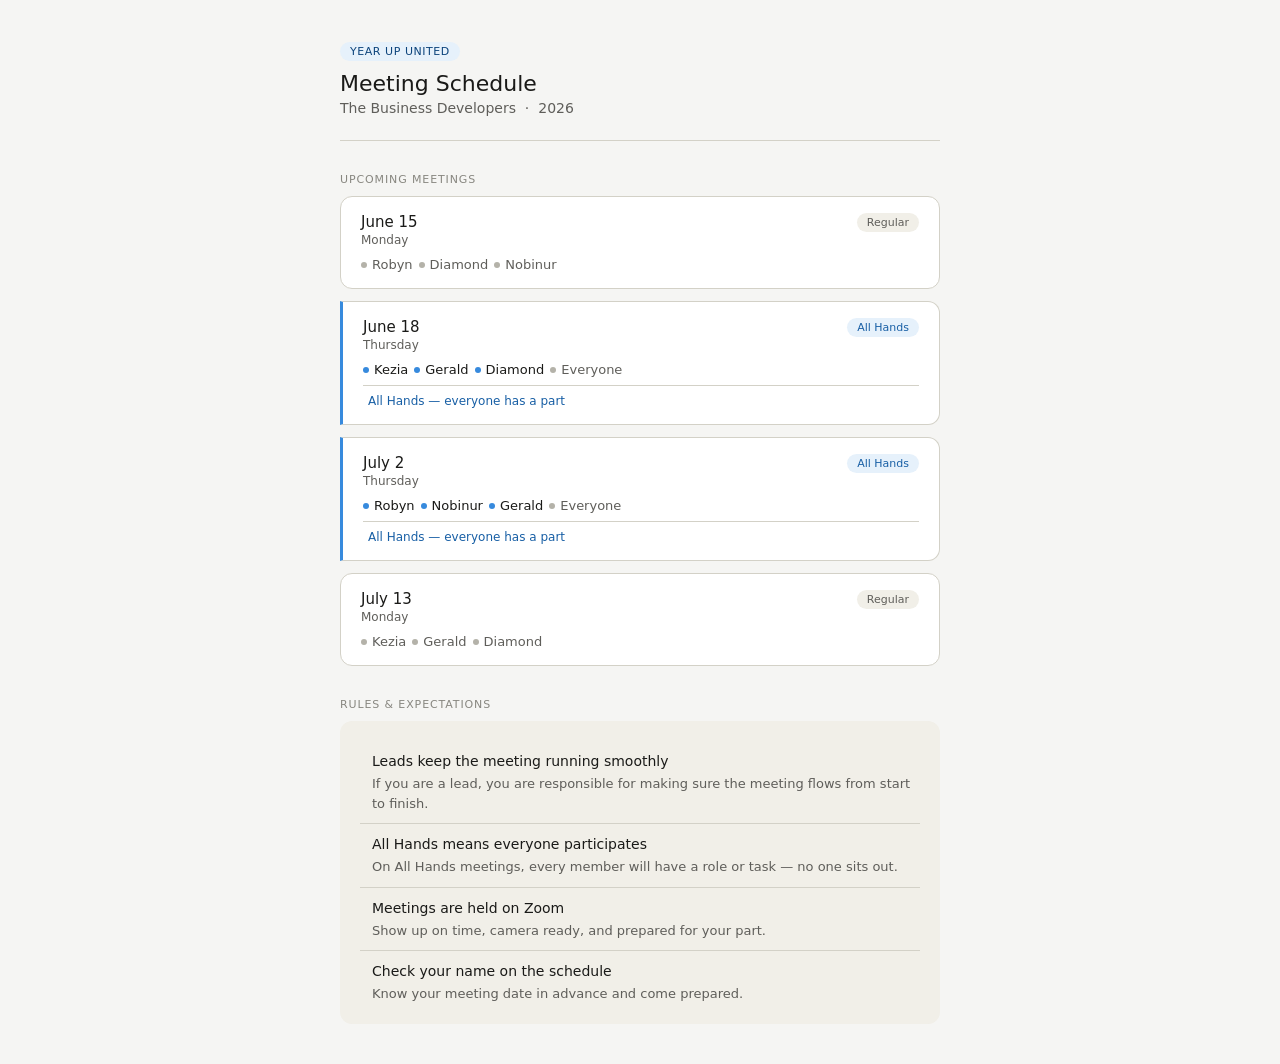
<file: Pages/index.HTML>
<!DOCTYPE html>
<html lang="en">
  <head>
    <meta charset="UTF-8" />
    <meta name="viewport" content="width=device-width, initial-scale=1.0" />
    <title>Year Up United — Meeting Schedule</title>
    <link rel="stylesheet" href="/StyleSheet/stylesheet.css" />
  </head>
  <body id=" 1">
    <div class="page">
      <div class="header">
        <div class="tag">Year Up United</div>
        <div class="title">Meeting Schedule</div>
        <div class="subtitle"> The Business Developers &nbsp;·&nbsp;  2026</div>
      </div>

      <div class="section-label">Upcoming meetings</div>
      <div class="meetings">

        <a href="/Pages/June_15.HTML" style="text-decoration: none; color: inherit;">
        <div class="card">
          <div class="card-top">
            <div>
              <div class="date">June 15</div>
              <div class="day">Monday</div>
            </div>
            <span class="badge regular">Regular</span>
          </div>
          <div class="people">
            <div class="person"><div class="dot"></div>Robyn</div>
            <div class="person"><div class="dot"></div>Diamond</div>
            <div class="person"><div class="dot"></div>Nobinur</div>
          </div>
        </div>
        </a>

        <a href="/Pages/June_18.HTML" style="text-decoration: none; color: inherit;">
        <div class="card all-hands">
          <div class="card-top">
            <div>
              <div class="date">June 18</div>
              <div class="day">Thursday</div>
            </div>
            <span class="badge allhands">All Hands</span>
          </div>
          <div class="people">
            <div class="person lead"><div class="dot lead-dot"></div>Kezia</div>
            <div class="person lead"><div class="dot lead-dot"></div>Gerald</div>
            <div class="person lead"><div class="dot lead-dot"></div>Diamond</div>
            <div class="person"><div class="dot"></div>Everyone</div>
          </div>
          <div class="lead-note"><i class="ti ti-users"></i> All Hands — everyone has a part</div>
        </div>
        </a>

        <a href="/Pages/July_2.HTML" style="text-decoration: none; color: inherit;">
        <div class="card all-hands">
          <div class="card-top">
            <div>
              <div class="date">July 2</div>
              <div class="day">Thursday</div>
            </div>
            <span class="badge allhands">All Hands</span>
          </div>
          <div class="people">
            <div class="person lead"><div class="dot lead-dot"></div>Robyn</div>
            <div class="person lead"><div class="dot lead-dot"></div>Nobinur</div>
            <div class="person lead"><div class="dot lead-dot"></div>Gerald</div>
            <div class="person"><div class="dot"></div>Everyone</div>
          </div>
          <div class="lead-note"><i class="ti ti-users"></i> All Hands — everyone has a part</div>
        </div>
        </a>

        <a href="/Pages/July_13.HTML" style="text-decoration: none; color: inherit;">
        <div class="card">
          <div class="card-top">
            <div>
              <div class="date">July 13</div>
              <div class="day">Monday</div>
            </div>
            <span class="badge regular">Regular</span>
          </div>
          <div class="people">
            <div class="person"><div class="dot"></div>Kezia</div>
            <div class="person"><div class="dot"></div>Gerald</div>
            <div class="person"><div class="dot"></div>Diamond</div>
          </div>
        </div>
        </a>

      </div>

      <div class="section-label">Rules & expectations</div>
      <div class="rules">
        <div class="rule">
          <i class="ti ti-star rule-icon"></i>
          <div class="rule-text">Leads keep the meeting running smoothly
            <span>If you are a lead, you are responsible for making sure the meeting flows from start to finish.</span>
          </div>
        </div>
        <div class="rule">
          <i class="ti ti-users rule-icon"></i>
          <div class="rule-text">All Hands means everyone participates
            <span>On All Hands meetings, every member will have a role or task — no one sits out.</span>
          </div>
        </div>
        <div class="rule">
          <i class="ti ti-video rule-icon"></i>
          <div class="rule-text">Meetings are held on Zoom
            <span>Show up on time, camera ready, and prepared for your part.</span>
          </div>
        </div>
        <div class="rule">
          <i class="ti ti-calendar rule-icon"></i>
          <div class="rule-text">Check your name on the schedule
            <span>Know your meeting date in advance and come prepared.</span>
          </div>
        </div>
      </div>

    </div>
  </body>
</html>
</file>
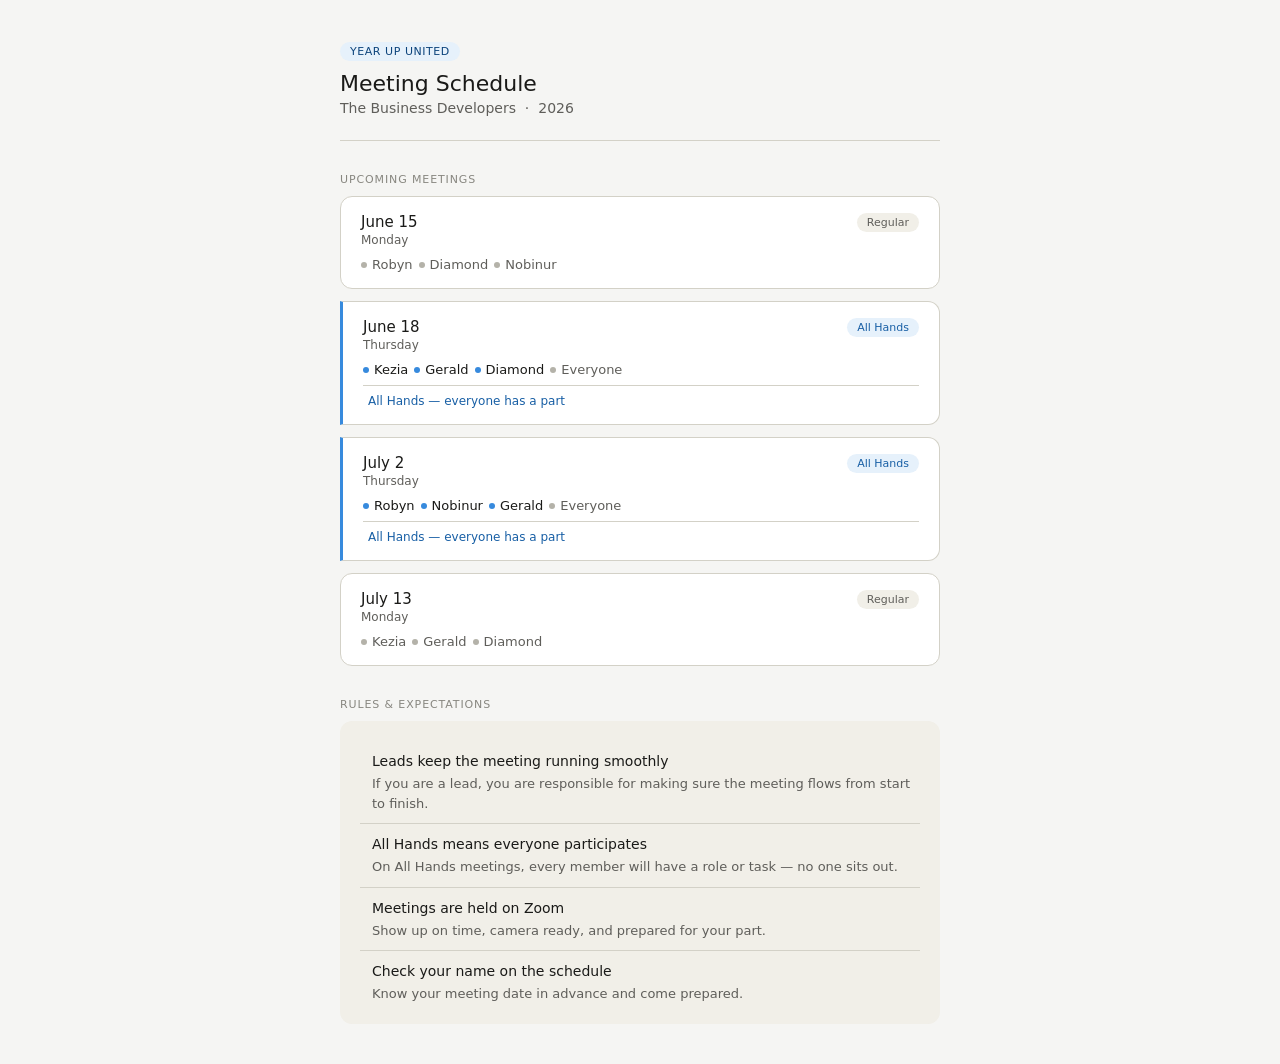
<file: Pages/facilitation.HTML>
<!DOCTYPE html>
<html lang="en">
  <head>
    <meta charset="UTF-8" />
    <meta name="viewport" content="width=device-width, initial-scale=1.0" />
    <title>Year Up United — Meeting Schedule</title>
    <link rel="stylesheet" href="/StyleSheet/stylesheet.css" />
  </head>
  <body id=" 1">
    <div class="page">

      <div class="header">
        <div class="tag">Year Up United</div>
        <div class="title">Meeting Schedule</div>
        <div class="subtitle"> The Business Developers &nbsp;·&nbsp;  2026</div>
      </div>

      <div class="section-label">Upcoming meetings</div>
      <div class="meetings">

        <a href="/Pages/June_15.HTML" style="text-decoration: none; color: inherit;">
        <div class="card">
          <div class="card-top">
            <div>
              <div class="date">June 15</div>
              <div class="day">Monday</div>
            </div>
            <span class="badge regular">Regular</span>
          </div>
          <div class="people">
            <div class="person"><div class="dot"></div>Robyn</div>
            <div class="person"><div class="dot"></div>Diamond</div>
            <div class="person"><div class="dot"></div>Nobinur</div>
          </div>
        </div>
        </a>

        <a href="/Pages/June_18.HTML" style="text-decoration: none; color: inherit;">
        <div class="card all-hands">
          <div class="card-top">
            <div>
              <div class="date">June 18</div>
              <div class="day">Thursday</div>
            </div>
            <span class="badge allhands">All Hands</span>
          </div>
          <div class="people">
            <div class="person lead"><div class="dot lead-dot"></div>Kezia</div>
            <div class="person lead"><div class="dot lead-dot"></div>Gerald</div>
            <div class="person lead"><div class="dot lead-dot"></div>Diamond</div>
            <div class="person"><div class="dot"></div>Everyone</div>
          </div>
          <div class="lead-note"><i class="ti ti-users"></i> All Hands — everyone has a part</div>
        </div>
        </a>

        <a href="/Pages/July_2.HTML" style="text-decoration: none; color: inherit;">
        <div class="card all-hands">
          <div class="card-top">
            <div>
              <div class="date">July 2</div>
              <div class="day">Thursday</div>
            </div>
            <span class="badge allhands">All Hands</span>
          </div>
          <div class="people">
            <div class="person lead"><div class="dot lead-dot"></div>Robyn</div>
            <div class="person lead"><div class="dot lead-dot"></div>Nobinur</div>
            <div class="person lead"><div class="dot lead-dot"></div>Gerald</div>
            <div class="person"><div class="dot"></div>Everyone</div>
          </div>
          <div class="lead-note"><i class="ti ti-users"></i> All Hands — everyone has a part</div>
        </div>
        </a>

        <a href="/Pages/July_13.HTML" style="text-decoration: none; color: inherit;">
        <div class="card">
          <div class="card-top">
            <div>
              <div class="date">July 13</div>
              <div class="day">Monday</div>
            </div>
            <span class="badge regular">Regular</span>
          </div>
          <div class="people">
            <div class="person"><div class="dot"></div>Kezia</div>
            <div class="person"><div class="dot"></div>Gerald</div>
            <div class="person"><div class="dot"></div>Diamond</div>
          </div>
        </div>
        </a>

      </div>

      <div class="section-label">Rules & expectations</div>
      <div class="rules">
        <div class="rule">
          <i class="ti ti-star rule-icon"></i>
          <div class="rule-text">Leads keep the meeting running smoothly
            <span>If you are a lead, you are responsible for making sure the meeting flows from start to finish.</span>
          </div>
        </div>
        <div class="rule">
          <i class="ti ti-users rule-icon"></i>
          <div class="rule-text">All Hands means everyone participates
            <span>On All Hands meetings, every member will have a role or task — no one sits out.</span>
          </div>
        </div>
        <div class="rule">
          <i class="ti ti-video rule-icon"></i>
          <div class="rule-text">Meetings are held on Zoom
            <span>Show up on time, camera ready, and prepared for your part.</span>
          </div>
        </div>
        <div class="rule">
          <i class="ti ti-calendar rule-icon"></i>
          <div class="rule-text">Check your name on the schedule
            <span>Know your meeting date in advance and come prepared.</span>
          </div>
        </div>
      </div>

    </div>
  </body>
</html>
</file>
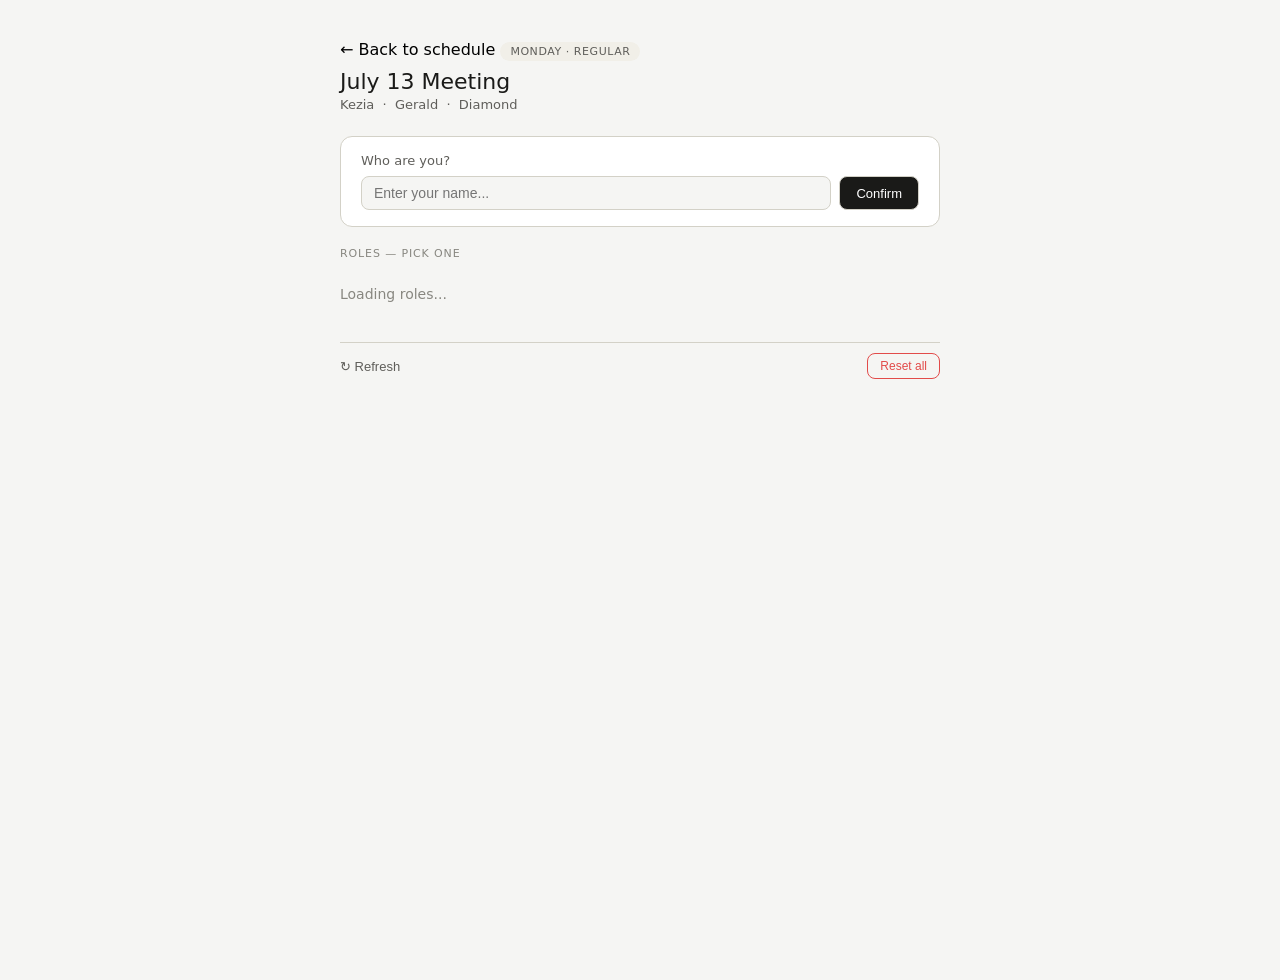
<file: Pages/July_13.HTML>
<!DOCTYPE html>
<html lang="en">
  <head>
    <meta charset="UTF-8" />
    <meta name="viewport" content="width=device-width, initial-scale=1.0" />
    <title>July 13 — Year Up United</title>
<link rel="stylesheet" href="../StyleSheet/stylesheet.css" />
  </head>
  <body id="5">
    <div class="page">

   <a href="/index.html" class="back-link" style="text-decoration:none; color:black">← Back to schedule</a>

      <div class="meeting-tag">Monday · Regular</div>
      <div class="meeting-title">July 13 Meeting</div>
      <div class="meeting-sub">Kezia &nbsp;·&nbsp; Gerald &nbsp;·&nbsp; Diamond</div>

      <div class="name-section">
        <label>Who are you?</label>
        <div class="name-row" id="nameForm">
          <input type="text" id="nameInput" placeholder="Enter your name..." maxlength="30" />
          <button onclick="setName()">Confirm</button>
        </div>
        <div class="active-name" id="activeName" style="display:none">
          Picking as: <span id="nameDisplay"></span>
          <a onclick="clearName()">change</a>
        </div>
      </div>

      <div class="section-label">Roles — pick one</div>
      <div class="roles" id="roleList">
        <div style="font-size:14px;color:#888780;padding:1rem 0">Loading roles...</div>
      </div>

      <div class="status-bar">
        <button class="refresh-btn" onclick="loadRoles()">↻ Refresh</button>
        <span id="statusText"></span>
        <button class="reset-btn" onclick="resetAll()">Reset all</button>
      </div>

    </div>

    <div class="toast" id="toast"></div>

    <script>
      const SUPABASE_URL = 'https://hbltngjudpwloiosyjbq.supabase.co';
      const SUPABASE_KEY = 'eyJhbGciOiJIUzI1NiIsInR5cCI6IkpXVCJ9.eyJpc3MiOiJzdXBhYmFzZSIsInJlZiI6ImhibHRuZ2p1ZHB3bG9pb3N5amJxIiwicm9sZSI6ImFub24iLCJpYXQiOjE3ODA2MjUxOTgsImV4cCI6MjA5NjIwMTE5OH0.njFF4XHMy_M8SN0BVXp5M7dFdNe8Ceu8hrSY3sP1DuU';
      const MEETING = 'july13';
 
      const ROLES = [
        { name: 'Warm-Up Question', time: '3 mins' },
        { name: 'Norms', time: '3 mins' },
        { name: 'Introduce Competency', time: '1 min' },
        { name: 'SMART Goals Explanation', time: '4 mins' },
        { name: 'Short Interactive', time: '10 mins' },
        { name: 'Processing', time: '3 mins' },
        { name: 'Announcements', time: '2 mins' },
      ];
 
      let myName = '';
      let roleData = [];
 
      function headers() {
        return {
          'apikey': SUPABASE_KEY,
          'Authorization': 'Bearer ' + SUPABASE_KEY,
          'Content-Type': 'application/json'
        };
      }
 
      async function loadRoles() {
        const res = await fetch(`${SUPABASE_URL}/rest/v1/roles?meeting=eq.${MEETING}&select=*`, { headers: headers() });
        roleData = await res.json();
        renderRoles();
      }
 
      function renderRoles() {
        const taken = roleData.filter(r => r.claimed_by).length;
        document.getElementById('statusText').textContent = `${taken} of ${ROLES.length} roles claimed`;
 
        const html = ROLES.map(role => {
          const row = roleData.find(r => r.role_name === role.name);
          const owner = row ? row.claimed_by : null;
          const isMe = owner && owner.toLowerCase() === myName.toLowerCase();
          const isTaken = !!owner && !isMe;
 
          let cardClass = 'role-card';
          if (isMe) cardClass += ' mine';
          else if (isTaken) cardClass += ' taken';
 
          const rightHtml = isMe
            ? `<span class="owner me">✓ ${myName}</span><button class="release-btn" onclick="release('${role.name}')">Release</button>`
            : isTaken
              ? `<span class="owner">${owner}</span>`
              : `<button class="claim-btn" ${!myName ? 'disabled title="Enter your name first"' : ''} onclick="claim('${role.name}')">Claim</button>`;
 
          return `<div class="${cardClass}">
            <div>
              <div class="role-name">${role.name}</div>
              <div class="role-time">${role.time}</div>
            </div>
            <div class="role-right">${rightHtml}</div>
          </div>`;
        }).join('');
 
        document.getElementById('roleList').innerHTML = html;
      }
 
      async function claim(roleName) {
        if (!myName) return;
        const row = roleData.find(r => r.role_name === roleName);
        if (row && row.claimed_by) { showToast('Already taken!'); return; }
 
        if (row) {
          await fetch(`${SUPABASE_URL}/rest/v1/roles?id=eq.${row.id}`, {
            method: 'PATCH',
            headers: { ...headers(), 'Prefer': 'return=minimal' },
            body: JSON.stringify({ claimed_by: myName })
          });
        } else {
          await fetch(`${SUPABASE_URL}/rest/v1/roles`, {
            method: 'POST',
            headers: { ...headers(), 'Prefer': 'return=minimal' },
            body: JSON.stringify({ meeting: MEETING, role_name: roleName, claimed_by: myName })
          });
        }
        showToast('Role claimed!');
        loadRoles();
      }
 
      async function release(roleName) {
        const row = roleData.find(r => r.role_name === roleName);
        if (!row) return;
        await fetch(`${SUPABASE_URL}/rest/v1/roles?id=eq.${row.id}`, {
          method: 'PATCH',
          headers: { ...headers(), 'Prefer': 'return=minimal' },
          body: JSON.stringify({ claimed_by: null })
        });
        showToast('Role released');
        loadRoles();
      }
 
      async function resetAll() {
        if (!confirm('Clear all claimed roles for this meeting?')) return;
        await fetch(`${SUPABASE_URL}/rest/v1/roles?meeting=eq.${MEETING}`, {
          method: 'PATCH',
          headers: { ...headers(), 'Prefer': 'return=minimal' },
          body: JSON.stringify({ claimed_by: null })
        });
        showToast('All roles reset');
        loadRoles();
      }
 
      function setName() {
        const val = document.getElementById('nameInput').value.trim();
        if (!val) return;
        myName = val;
        document.getElementById('nameDisplay').textContent = val;
        document.getElementById('nameForm').style.display = 'none';
        document.getElementById('activeName').style.display = 'block';
        renderRoles();
      }
 
      function clearName() {
        myName = '';
        document.getElementById('nameForm').style.display = 'flex';
        document.getElementById('activeName').style.display = 'none';
        document.getElementById('nameInput').value = '';
        renderRoles();
      }
 
      function showToast(msg) {
        const t = document.getElementById('toast');
        t.textContent = msg;
        t.classList.add('show');
        setTimeout(() => t.classList.remove('show'), 2000);
      }
 
      loadRoles();
      setInterval(loadRoles, 8000);
    </script>
  </body>
</html>
</file>
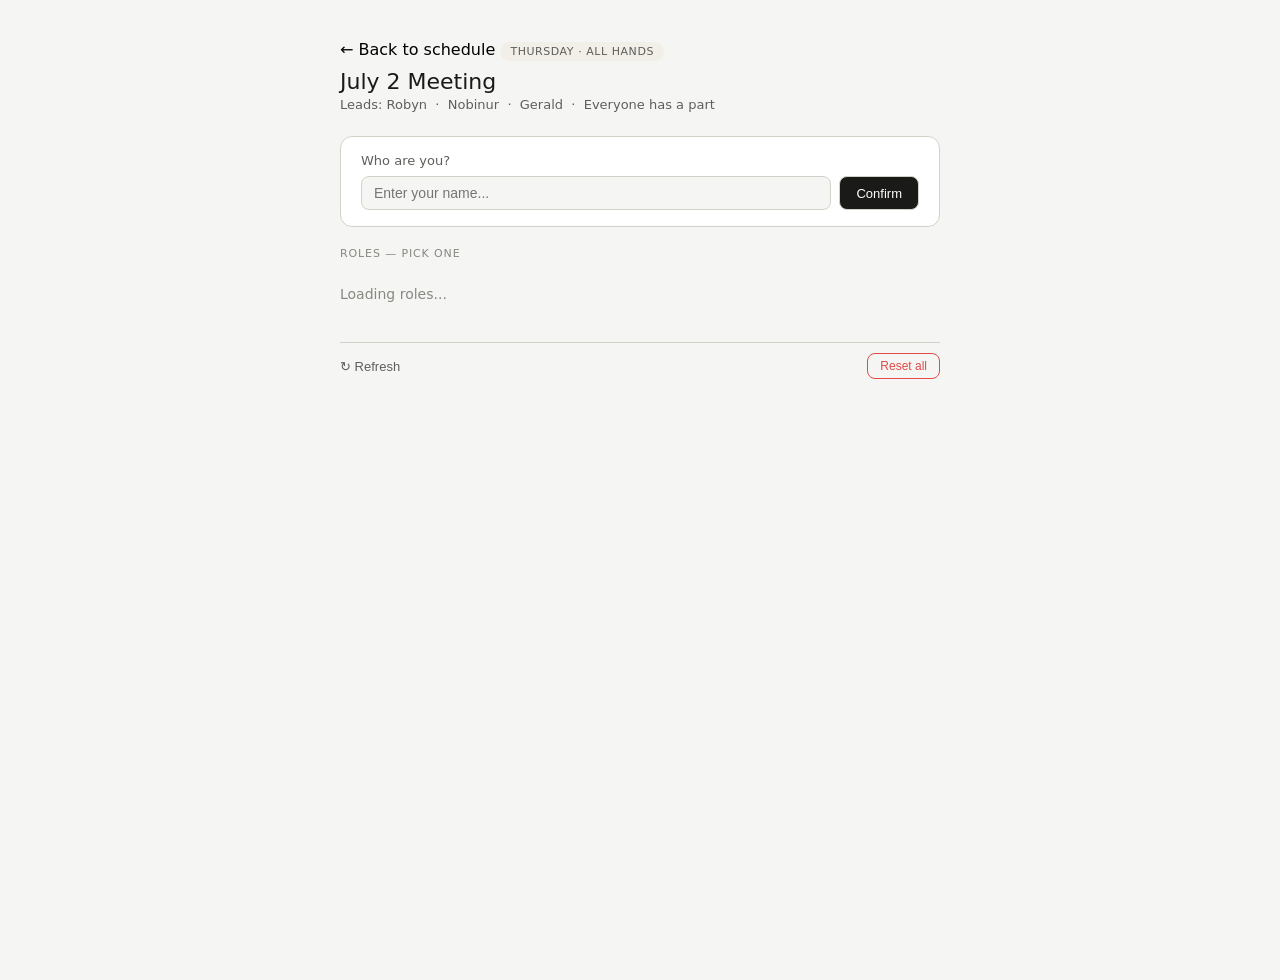
<file: Pages/July_2.HTML>
<!DOCTYPE html>
<html lang="en">
  <head>
    <meta charset="UTF-8" />
    <meta name="viewport" content="width=device-width, initial-scale=1.0" />
    <title>July 2 — Year Up United</title>
<link rel="stylesheet" href="../StyleSheet/stylesheet.css" />
  </head>
  <body id="4">
    <div class="page">

      <a href="/index.html" class="back-link" style="text-decoration:none; color:black">← Back to schedule</a>

      <div class="meeting-tag">Thursday · All Hands</div>
      <div class="meeting-title">July 2 Meeting</div>
      <div class="meeting-sub">Leads: Robyn &nbsp;·&nbsp; Nobinur &nbsp;·&nbsp; Gerald &nbsp;·&nbsp; Everyone has a part</div>

      <div class="name-section">
        <label>Who are you?</label>
        <div class="name-row" id="nameForm">
          <input type="text" id="nameInput" placeholder="Enter your name..." maxlength="30" />
          <button onclick="setName()">Confirm</button>
        </div>
        <div class="active-name" id="activeName" style="display:none">
          Picking as: <span id="nameDisplay"></span>
          <a onclick="clearName()">change</a>
        </div>
      </div>

      <div class="section-label">Roles — pick one</div>
      <div class="roles" id="roleList">
        <div style="font-size:14px;color:#888780;padding:1rem 0">Loading roles...</div>
      </div>

      <div class="status-bar">
        <button class="refresh-btn" onclick="loadRoles()">↻ Refresh</button>
        <span id="statusText"></span>
        <button class="reset-btn" onclick="resetAll()">Reset all</button>
      </div>

    </div>

    <div class="toast" id="toast"></div>

    <script>
      const SUPABASE_URL = 'https://hbltngjudpwloiosyjbq.supabase.co';
      const SUPABASE_KEY = 'eyJhbGciOiJIUzI1NiIsInR5cCI6IkpXVCJ9.eyJpc3MiOiJzdXBhYmFzZSIsInJlZiI6ImhibHRuZ2p1ZHB3bG9pb3N5amJxIiwicm9sZSI6ImFub24iLCJpYXQiOjE3ODA2MjUxOTgsImV4cCI6MjA5NjIwMTE5OH0.njFF4XHMy_M8SN0BVXp5M7dFdNe8Ceu8hrSY3sP1DuU';
      const MEETING = 'july2';
 
      const ROLES = [
        { name: 'Warm-Up Question', time: '5 mins' },
        { name: 'Community Norms', time: '5 mins' },
        { name: 'Recap & Reflection', time: '5 mins' },
        { name: 'Video', time: '10 mins' },
        { name: 'Interactive', time: '15 mins' },
        { name: 'Processing', time: '10 mins' },
        { name: 'Break (optional)', time: '5 mins' },
        { name: 'Contract', time: '5 mins', pm: true },
        { name: 'Feedback', time: '15 mins' },
        { name: 'Plus/Delta', time: '10 mins' },
        { name: 'Announcements', time: '5 mins' },
      ];
 
      let myName = '';
      let roleData = [];
 
      function headers() {
        return {
          'apikey': SUPABASE_KEY,
          'Authorization': 'Bearer ' + SUPABASE_KEY,
          'Content-Type': 'application/json'
        };
      }
 
      async function loadRoles() {
        const res = await fetch(`${SUPABASE_URL}/rest/v1/roles?meeting=eq.${MEETING}&select=*`, { headers: headers() });
        roleData = await res.json();
        renderRoles();
      }
 
      function renderRoles() {
        const claimable = ROLES.filter(r => !r.pm).length;
        const taken = roleData.filter(r => r.claimed_by).length;
        document.getElementById('statusText').textContent = `${taken} of ${claimable} roles claimed`;
 
        const html = ROLES.map(role => {
          if (role.pm) {
            return `<div class="role-card pm">
              <div>
                <div class="role-name">${role.name}</div>
                <div class="role-time">${role.time}</div>
              </div>
              <div class="role-right"><span class="pm-badge">PM Daniel</span></div>
            </div>`;
          }
 
          const row = roleData.find(r => r.role_name === role.name);
          const owner = row ? row.claimed_by : null;
          const isMe = owner && owner.toLowerCase() === myName.toLowerCase();
          const isTaken = !!owner && !isMe;
 
          let cardClass = 'role-card';
          if (isMe) cardClass += ' mine';
          else if (isTaken) cardClass += ' taken';
 
          const rightHtml = isMe
            ? `<span class="owner me">✓ ${myName}</span><button class="release-btn" onclick="release('${role.name}')">Release</button>`
            : isTaken
              ? `<span class="owner">${owner}</span>`
              : `<button class="claim-btn" ${!myName ? 'disabled title="Enter your name first"' : ''} onclick="claim('${role.name}')">Claim</button>`;
 
          return `<div class="${cardClass}">
            <div>
              <div class="role-name">${role.name}</div>
              <div class="role-time">${role.time}</div>
            </div>
            <div class="role-right">${rightHtml}</div>
          </div>`;
        }).join('');
 
        document.getElementById('roleList').innerHTML = html;
      }
 
      async function claim(roleName) {
        if (!myName) return;
        const row = roleData.find(r => r.role_name === roleName);
        if (row && row.claimed_by) { showToast('Already taken!'); return; }
 
        if (row) {
          await fetch(`${SUPABASE_URL}/rest/v1/roles?id=eq.${row.id}`, {
            method: 'PATCH',
            headers: { ...headers(), 'Prefer': 'return=minimal' },
            body: JSON.stringify({ claimed_by: myName })
          });
        } else {
          await fetch(`${SUPABASE_URL}/rest/v1/roles`, {
            method: 'POST',
            headers: { ...headers(), 'Prefer': 'return=minimal' },
            body: JSON.stringify({ meeting: MEETING, role_name: roleName, claimed_by: myName })
          });
        }
        showToast('Role claimed!');
        loadRoles();
      }
 
      async function release(roleName) {
        const row = roleData.find(r => r.role_name === roleName);
        if (!row) return;
        await fetch(`${SUPABASE_URL}/rest/v1/roles?id=eq.${row.id}`, {
          method: 'PATCH',
          headers: { ...headers(), 'Prefer': 'return=minimal' },
          body: JSON.stringify({ claimed_by: null })
        });
        showToast('Role released');
        loadRoles();
      }
 
      async function resetAll() {
        if (!confirm('Clear all claimed roles for this meeting?')) return;
        await fetch(`${SUPABASE_URL}/rest/v1/roles?meeting=eq.${MEETING}`, {
          method: 'PATCH',
          headers: { ...headers(), 'Prefer': 'return=minimal' },
          body: JSON.stringify({ claimed_by: null })
        });
        showToast('All roles reset');
        loadRoles();
      }
 
      function setName() {
        const val = document.getElementById('nameInput').value.trim();
        if (!val) return;
        myName = val;
        document.getElementById('nameDisplay').textContent = val;
        document.getElementById('nameForm').style.display = 'none';
        document.getElementById('activeName').style.display = 'block';
        renderRoles();
      }
 
      function clearName() {
        myName = '';
        document.getElementById('nameForm').style.display = 'flex';
        document.getElementById('activeName').style.display = 'none';
        document.getElementById('nameInput').value = '';
        renderRoles();
      }
 
      function showToast(msg) {
        const t = document.getElementById('toast');
        t.textContent = msg;
        t.classList.add('show');
        setTimeout(() => t.classList.remove('show'), 2000);
      }
 
      loadRoles();
      setInterval(loadRoles, 8000);
    </script>
  </body>
</html>
</file>
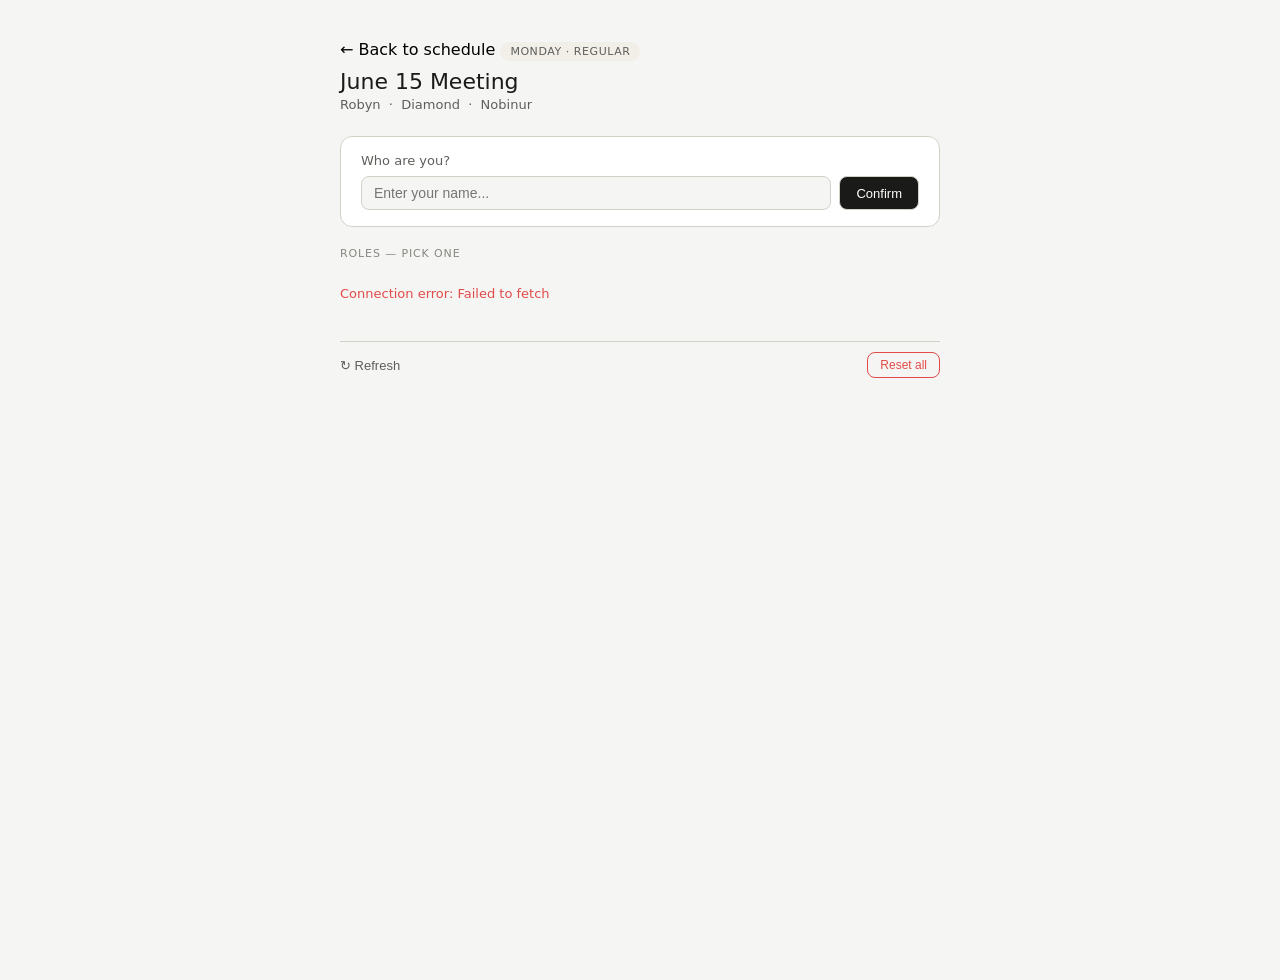
<file: Pages/June_15.HTML>
<!DOCTYPE html>
<html lang="en">
  <head>
    <meta charset="UTF-8" />
    <meta name="viewport" content="width=device-width, initial-scale=1.0" />
    <title>June 15 — Year Up United</title>
<link rel="stylesheet" href="../StyleSheet/stylesheet.css" />
  </head>
  <body id="2">
    <div class="page">

   <a href="/index.html" class="back-link" style="text-decoration:none; color:black">← Back to schedule</a>

      <div class="meeting-tag">Monday · Regular</div>
      <div class="meeting-title">June 15 Meeting</div>
      <div class="meeting-sub">Robyn &nbsp;·&nbsp; Diamond &nbsp;·&nbsp; Nobinur</div>

      <div class="name-section">
        <label>Who are you?</label>
        <div class="name-row" id="nameForm">
          <input type="text" id="nameInput" placeholder="Enter your name..." maxlength="30" />
          <button onclick="setName()">Confirm</button>
        </div>
        <div class="active-name" id="activeName" style="display:none">
          Picking as: <span id="nameDisplay"></span>
          <a onclick="clearName()">change</a>
        </div>
      </div>

      <div class="section-label">Roles — pick one</div>
      <div class="roles" id="roleList">
        <div style="font-size:14px;color:#888780;padding:1rem 0">Loading roles...</div>
      </div>

      <div class="status-bar">
        <button class="refresh-btn" onclick="loadRoles()">↻ Refresh</button>
        <span id="statusText"></span>
        <button class="reset-btn" onclick="resetAll()">Reset all</button>
      </div>

    </div>

    <div class="toast" id="toast"></div>

<script>
      const SUPABASE_URL = 'https://hbltngjudpwloiosyjbq.supabase.co';
      const SUPABASE_KEY = 'eyJhbGciOiJIUzI1NiIsInR5cCI6IkpXVCJ9.eyJpc3MiOiJzdXBhYmFzZSIsInJlZiI6ImhibHRuZ2p1ZHB3bG9pb3N5amJxIiwicm9sZSI6ImFub24iLCJpYXQiOjE3ODA2MjUxOTgsImV4cCI6MjA5NjIwMTE5OH0.njFF4XHMy_M8SN0BVXp5M7dFdNe8Ceu8hrSY3sP1DuU';
      const MEETING = 'june15';
 
      const ROLES = [
        { name: 'Warm-Up Question', time: '3 mins' },
        { name: 'Norms', time: '3 mins' },
        { name: 'Introduce Competency', time: '1 min' },
        { name: 'SMART Goals Explanation', time: '4 mins' },
        { name: 'Short Interactive', time: '10 mins' },
        { name: 'Processing', time: '3 mins' },
        { name: 'Announcements', time: '2 mins' },
      ];
 
      let myName = '';
      let roleData = [];
 
      function headers() {
        return {
          'apikey': SUPABASE_KEY,
          'Authorization': 'Bearer ' + SUPABASE_KEY,
          'Content-Type': 'application/json'
        };
      }
 
      async function loadRoles() {
        try {
          const res = await fetch(`${SUPABASE_URL}/rest/v1/roles?meeting=eq.${MEETING}&select=*`, { headers: headers() });
          const text = await res.text();
          console.log('Status:', res.status);
          console.log('Response:', text);
          if (!res.ok) {
            document.getElementById('roleList').innerHTML = `<div style="font-size:13px;color:#E24B4A;padding:1rem 0">Error ${res.status}: ${text}</div>`;
            return;
          }
          roleData = JSON.parse(text);
          renderRoles();
        } catch(e) {
          console.error(e);
          document.getElementById('roleList').innerHTML = `<div style="font-size:13px;color:#E24B4A;padding:1rem 0">Connection error: ${e.message}</div>`;
        }
      }
 
      function renderRoles() {
        const taken = roleData.filter(r => r.claimed_by).length;
        document.getElementById('statusText').textContent = `${taken} of ${ROLES.length} roles claimed`;
 
        const html = ROLES.map(role => {
          const row = roleData.find(r => r.role_name === role.name);
          const owner = row ? row.claimed_by : null;
          const isMe = owner && owner.toLowerCase() === myName.toLowerCase();
          const isTaken = !!owner && !isMe;
 
          let cardClass = 'role-card';
          if (isMe) cardClass += ' mine';
          else if (isTaken) cardClass += ' taken';
 
          const rightHtml = isMe
            ? `<span class="owner me">✓ ${myName}</span><button class="release-btn" onclick="release('${role.name}')">Release</button>`
            : isTaken
              ? `<span class="owner">${owner}</span>`
              : `<button class="claim-btn" ${!myName ? 'disabled title="Enter your name first"' : ''} onclick="claim('${role.name}')">Claim</button>`;
 
          return `<div class="${cardClass}">
            <div>
              <div class="role-name">${role.name}</div>
              <div class="role-time">${role.time}</div>
            </div>
            <div class="role-right">${rightHtml}</div>
          </div>`;
        }).join('');
 
        document.getElementById('roleList').innerHTML = html;
      }
 
      async function claim(roleName) {
        if (!myName) return;
        const row = roleData.find(r => r.role_name === roleName);
        if (row && row.claimed_by) { showToast('Already taken!'); return; }
 
        if (row) {
          await fetch(`${SUPABASE_URL}/rest/v1/roles?id=eq.${row.id}`, {
            method: 'PATCH',
            headers: { ...headers(), 'Prefer': 'return=minimal' },
            body: JSON.stringify({ claimed_by: myName })
          });
        } else {
          await fetch(`${SUPABASE_URL}/rest/v1/roles`, {
            method: 'POST',
            headers: { ...headers(), 'Prefer': 'return=minimal' },
            body: JSON.stringify({ meeting: MEETING, role_name: roleName, claimed_by: myName })
          });
        }
        showToast('Role claimed!');
        loadRoles();
      }
 
      async function release(roleName) {
        const row = roleData.find(r => r.role_name === roleName);
        if (!row) return;
        await fetch(`${SUPABASE_URL}/rest/v1/roles?id=eq.${row.id}`, {
          method: 'PATCH',
          headers: { ...headers(), 'Prefer': 'return=minimal' },
          body: JSON.stringify({ claimed_by: null })
        });
        showToast('Role released');
        loadRoles();
      }
 
      async function resetAll() {
        if (!confirm('Clear all claimed roles for this meeting?')) return;
        await fetch(`${SUPABASE_URL}/rest/v1/roles?meeting=eq.${MEETING}`, {
          method: 'PATCH',
          headers: { ...headers(), 'Prefer': 'return=minimal' },
          body: JSON.stringify({ claimed_by: null })
        });
        showToast('All roles reset');
        loadRoles();
      }
 
      function setName() {
        const val = document.getElementById('nameInput').value.trim();
        if (!val) return;
        myName = val;
        document.getElementById('nameDisplay').textContent = val;
        document.getElementById('nameForm').style.display = 'none';
        document.getElementById('activeName').style.display = 'block';
        renderRoles();
      }
 
      function clearName() {
        myName = '';
        document.getElementById('nameForm').style.display = 'flex';
        document.getElementById('activeName').style.display = 'none';
        document.getElementById('nameInput').value = '';
        renderRoles();
      }
 
      function showToast(msg) {
        const t = document.getElementById('toast');
        t.textContent = msg;
        t.classList.add('show');
        setTimeout(() => t.classList.remove('show'), 2000);
      }
 
      loadRoles();
      setInterval(loadRoles, 8000);
    </script>
  </body>
</html>
</file>
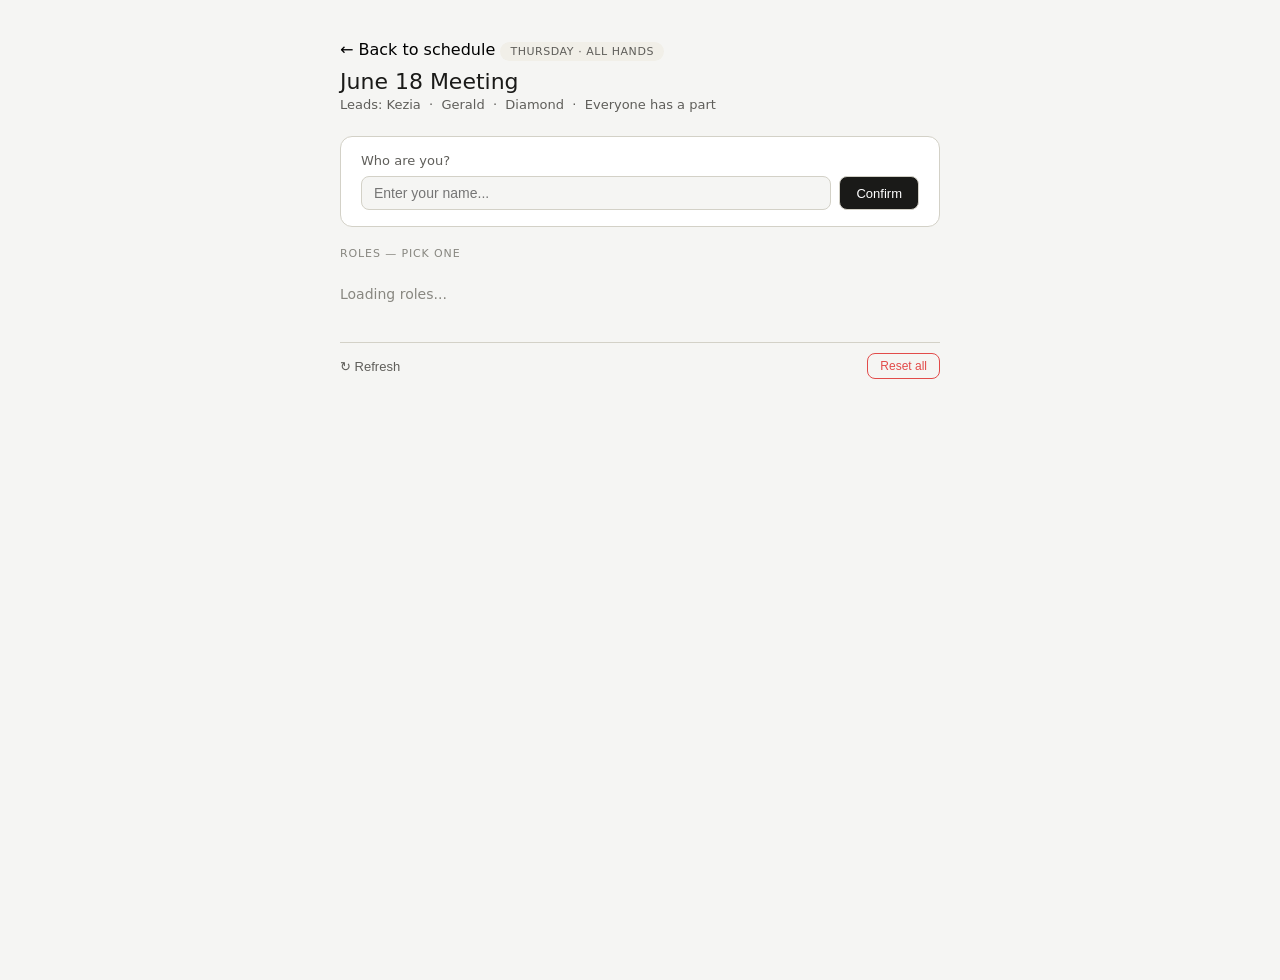
<file: Pages/June_18.HTML>
<!DOCTYPE html>
<html lang="en">
  <head>
    <meta charset="UTF-8" />
    <meta name="viewport" content="width=device-width, initial-scale=1.0" />
    <title>June 18 — Year Up United</title>
<link rel="stylesheet" href="../StyleSheet/stylesheet.css" />
  </head>
  <body id="3">
    <div class="page">

   <a href="/index.html" class="back-link" style="text-decoration:none; color:black">← Back to schedule</a>

      <div class="meeting-tag">Thursday · All Hands</div>
      <div class="meeting-title">June 18 Meeting</div>
      <div class="meeting-sub">Leads: Kezia &nbsp;·&nbsp; Gerald &nbsp;·&nbsp; Diamond &nbsp;·&nbsp; Everyone has a part</div>

      <div class="name-section">
        <label>Who are you?</label>
        <div class="name-row" id="nameForm">
          <input type="text" id="nameInput" placeholder="Enter your name..." maxlength="30" />
          <button onclick="setName()">Confirm</button>
        </div>
        <div class="active-name" id="activeName" style="display:none">
          Picking as: <span id="nameDisplay"></span>
          <a onclick="clearName()">change</a>
        </div>
      </div>

      <div class="section-label">Roles — pick one</div>
      <div class="roles" id="roleList">
        <div style="font-size:14px;color:#888780;padding:1rem 0">Loading roles...</div>
      </div>

      <div class="status-bar">
        <button class="refresh-btn" onclick="loadRoles()">↻ Refresh</button>
        <span id="statusText"></span>
        <button class="reset-btn" onclick="resetAll()">Reset all</button>
      </div>

    </div>

    <div class="toast" id="toast"></div>

    <script>
      const SUPABASE_URL = 'https://hbltngjudpwloiosyjbq.supabase.co';
      const SUPABASE_KEY = 'eyJhbGciOiJIUzI1NiIsInR5cCI6IkpXVCJ9.eyJpc3MiOiJzdXBhYmFzZSIsInJlZiI6ImhibHRuZ2p1ZHB3bG9pb3N5amJxIiwicm9sZSI6ImFub24iLCJpYXQiOjE3ODA2MjUxOTgsImV4cCI6MjA5NjIwMTE5OH0.njFF4XHMy_M8SN0BVXp5M7dFdNe8Ceu8hrSY3sP1DuU';
      const MEETING = 'june18';
 
      const ROLES = [
        { name: 'Warm-Up Question', time: '5 mins' },
        { name: 'Community Norms', time: '5 mins' },
        { name: 'Recap & Reflection', time: '5 mins' },
        { name: 'Video', time: '10 mins' },
        { name: 'Interactive', time: '15 mins' },
        { name: 'Processing', time: '10 mins' },
        { name: 'Break (optional)', time: '5 mins' },
        { name: 'Contract', time: '5 mins', pm: true },
        { name: 'Feedback', time: '15 mins' },
        { name: 'Plus/Delta', time: '10 mins' },
        { name: 'Announcements', time: '5 mins' },
      ];
 
      let myName = '';
      let roleData = [];
 
      function headers() {
        return {
          'apikey': SUPABASE_KEY,
          'Authorization': 'Bearer ' + SUPABASE_KEY,
          'Content-Type': 'application/json'
        };
      }
 
      async function loadRoles() {
        const res = await fetch(`${SUPABASE_URL}/rest/v1/roles?meeting=eq.${MEETING}&select=*`, { headers: headers() });
        roleData = await res.json();
        renderRoles();
      }
 
      function renderRoles() {
        const claimable = ROLES.filter(r => !r.pm).length;
        const taken = roleData.filter(r => r.claimed_by).length;
        document.getElementById('statusText').textContent = `${taken} of ${claimable} roles claimed`;
 
        const html = ROLES.map(role => {
          if (role.pm) {
            return `<div class="role-card pm">
              <div>
                <div class="role-name">${role.name}</div>
                <div class="role-time">${role.time}</div>
              </div>
              <div class="role-right"><span class="pm-badge">PM Daniel</span></div>
            </div>`;
          }
 
          const row = roleData.find(r => r.role_name === role.name);
          const owner = row ? row.claimed_by : null;
          const isMe = owner && owner.toLowerCase() === myName.toLowerCase();
          const isTaken = !!owner && !isMe;
 
          let cardClass = 'role-card';
          if (isMe) cardClass += ' mine';
          else if (isTaken) cardClass += ' taken';
 
          const rightHtml = isMe
            ? `<span class="owner me">✓ ${myName}</span><button class="release-btn" onclick="release('${role.name}')">Release</button>`
            : isTaken
              ? `<span class="owner">${owner}</span>`
              : `<button class="claim-btn" ${!myName ? 'disabled title="Enter your name first"' : ''} onclick="claim('${role.name}')">Claim</button>`;
 
          return `<div class="${cardClass}">
            <div>
              <div class="role-name">${role.name}</div>
              <div class="role-time">${role.time}</div>
            </div>
            <div class="role-right">${rightHtml}</div>
          </div>`;
        }).join('');
 
        document.getElementById('roleList').innerHTML = html;
      }
 
      async function claim(roleName) {
        if (!myName) return;
        const row = roleData.find(r => r.role_name === roleName);
        if (row && row.claimed_by) { showToast('Already taken!'); return; }
 
        if (row) {
          await fetch(`${SUPABASE_URL}/rest/v1/roles?id=eq.${row.id}`, {
            method: 'PATCH',
            headers: { ...headers(), 'Prefer': 'return=minimal' },
            body: JSON.stringify({ claimed_by: myName })
          });
        } else {
          await fetch(`${SUPABASE_URL}/rest/v1/roles`, {
            method: 'POST',
            headers: { ...headers(), 'Prefer': 'return=minimal' },
            body: JSON.stringify({ meeting: MEETING, role_name: roleName, claimed_by: myName })
          });
        }
        showToast('Role claimed!');
        loadRoles();
      }
 
      async function release(roleName) {
        const row = roleData.find(r => r.role_name === roleName);
        if (!row) return;
        await fetch(`${SUPABASE_URL}/rest/v1/roles?id=eq.${row.id}`, {
          method: 'PATCH',
          headers: { ...headers(), 'Prefer': 'return=minimal' },
          body: JSON.stringify({ claimed_by: null })
        });
        showToast('Role released');
        loadRoles();
      }
 
      async function resetAll() {
        if (!confirm('Clear all claimed roles for this meeting?')) return;
        await fetch(`${SUPABASE_URL}/rest/v1/roles?meeting=eq.${MEETING}`, {
          method: 'PATCH',
          headers: { ...headers(), 'Prefer': 'return=minimal' },
          body: JSON.stringify({ claimed_by: null })
        });
        showToast('All roles reset');
        loadRoles();
      }
 
      function setName() {
        const val = document.getElementById('nameInput').value.trim();
        if (!val) return;
        myName = val;
        document.getElementById('nameDisplay').textContent = val;
        document.getElementById('nameForm').style.display = 'none';
        document.getElementById('activeName').style.display = 'block';
        renderRoles();
      }
 
      function clearName() {
        myName = '';
        document.getElementById('nameForm').style.display = 'flex';
        document.getElementById('activeName').style.display = 'none';
        document.getElementById('nameInput').value = '';
        renderRoles();
      }
 
      function showToast(msg) {
        const t = document.getElementById('toast');
        t.textContent = msg;
        t.classList.add('show');
        setTimeout(() => t.classList.remove('show'), 2000);
      }
 
      loadRoles();
      setInterval(loadRoles, 8000);
    </script>
  </body>
</html>
</file>
<file: StyleSheet/stylesheet.css>
#1 { box-sizing: border-box; margin: 0; padding: 0; }
      body { font-family: system-ui, sans-serif; background: #f5f5f3; color: #1a1a18; min-height: 100vh; padding: 2rem 1rem; }
      .page { max-width: 600px; margin: 0 auto; }
      .header { margin-bottom: 2rem; padding-bottom: 1.5rem; border-bottom: 0.5px solid #d3d1c7; }
      .tag { display: inline-block; background: #E6F1FB; color: #0C447C; font-size: 11px; font-weight: 500; padding: 3px 10px; border-radius: 20px; letter-spacing: 0.05em; text-transform: uppercase; margin-bottom: 10px; }
      .title { font-size: 22px; font-weight: 500; color: #1a1a18; margin-bottom: 4px; }
      .subtitle { font-size: 14px; color: #5f5e5a; }
      .section-label { font-size: 11px; font-weight: 500; letter-spacing: 0.08em; text-transform: uppercase; color: #888780; margin-bottom: 12px; }
      .meetings { display: flex; flex-direction: column; gap: 12px; margin-bottom: 2rem; }
      .card { background: #fff; border: 0.5px solid #d3d1c7; border-radius: 12px; padding: 1rem 1.25rem; }
      .card.all-hands { border-left: 3px solid #378ADD; border-radius: 0 12px 12px 0; }
      .card-top { display: flex; align-items: flex-start; justify-content: space-between; gap: 12px; margin-bottom: 10px; }
      .date { font-size: 15px; font-weight: 500; color: #1a1a18; }
      .day { font-size: 12px; color: #5f5e5a; margin-top: 2px; }
      .badge { font-size: 11px; font-weight: 500; padding: 3px 10px; border-radius: 20px; white-space: nowrap; }
      .badge.regular { background: #f1efe8; color: #5f5e5a; }
      .badge.allhands { background: #E6F1FB; color: #185FA5; }
      .people { display: flex; flex-wrap: wrap; gap: 6px; }
      .person { display: flex; align-items: center; gap: 5px; font-size: 13px; color: #5f5e5a; }
      .person.lead { color: #1a1a18; font-weight: 500; }
      .dot { width: 6px; height: 6px; border-radius: 50%; background: #b4b2a9; flex-shrink: 0; }
      .dot.lead-dot { background: #378ADD; }
      .lead-note { font-size: 12px; color: #185FA5; margin-top: 8px; padding-top: 8px; border-top: 0.5px solid #d3d1c7; display: flex; align-items: center; gap: 5px; }
      .rules { background: #f1efe8; border-radius: 12px; padding: 1.25rem; }
      .rule { display: flex; gap: 12px; padding: 10px 0; border-bottom: 0.5px solid #d3d1c7; align-items: flex-start; }
      .rule:last-child { border-bottom: none; padding-bottom: 0; }
      .rule-icon { font-size: 18px; color: #378ADD; flex-shrink: 0; margin-top: 1px; }
      .rule-text { font-size: 14px; color: #1a1a18; line-height: 1.5; }
      .rule-text span { color: #5f5e5a; display: block; font-size: 13px; margin-top: 2px; }

     #2 .back-link { display: inline-flex; align-items: center; gap: 6px; font-size: 13px; color: #5f5e5a; text-decoration: none; margin-bottom: 1.5rem; }
      .back-link:hover { color: #1a1a18; }
      .meeting-tag { display: inline-block; background: #f1efe8; color: #5f5e5a; font-size: 11px; font-weight: 500; padding: 3px 10px; border-radius: 20px; letter-spacing: 0.05em; text-transform: uppercase; margin-bottom: 8px; }
      .meeting-title { font-size: 22px; font-weight: 500; color: #1a1a18; margin-bottom: 3px; }
      .meeting-sub { font-size: 13px; color: #5f5e5a; margin-bottom: 1.5rem; }
      .name-section { background: #fff; border: 0.5px solid #d3d1c7; border-radius: 12px; padding: 1rem 1.25rem; margin-bottom: 1.25rem; }
      .name-section label { font-size: 13px; color: #5f5e5a; display: block; margin-bottom: 8px; }
      .name-row { display: flex; gap: 8px; }
      .name-row input { flex: 1; padding: 8px 12px; border-radius: 8px; border: 0.5px solid #d3d1c7; font-size: 14px; color: #1a1a18; background: #f5f5f3; }
      .name-row button { padding: 8px 16px; border-radius: 8px; border: 0.5px solid #d3d1c7; background: #1a1a18; color: #fff; font-size: 13px; cursor: pointer; }
      .active-name { font-size: 13px; color: #5f5e5a; margin-top: 8px; }
      .active-name span { font-weight: 500; color: #1a1a18; }
      .active-name a { color: #E24B4A; font-size: 12px; margin-left: 8px; cursor: pointer; text-decoration: none; }
      .section-label { font-size: 11px; font-weight: 500; letter-spacing: 0.08em; text-transform: uppercase; color: #888780; margin-bottom: 10px; }
      .roles { display: flex; flex-direction: column; gap: 8px; margin-bottom: 1.5rem; }
      .role-card { background: #fff; border: 0.5px solid #d3d1c7; border-radius: 12px; padding: 12px 16px; display: flex; align-items: center; justify-content: space-between; gap: 12px; transition: border-color 0.15s; }
      .role-card.taken { background: #f5f5f3; }
      .role-card.mine { border: 2px solid #639922; background: #EAF3DE; }
      .role-name { font-size: 14px; font-weight: 500; color: #1a1a18; }
      .role-card.taken .role-name { color: #888780; }
      .role-time { font-size: 12px; color: #888780; margin-top: 2px; }
      .role-right { display: flex; align-items: center; gap: 8px; flex-shrink: 0; }
      .owner { font-size: 13px; color: #5f5e5a; font-style: italic; }
      .owner.me { color: #3B6D11; font-weight: 500; font-style: normal; }
      .claim-btn { padding: 6px 14px; border-radius: 8px; border: 0.5px solid #d3d1c7; background: transparent; color: #1a1a18; font-size: 12px; cursor: pointer; }
      .claim-btn:hover { background: #f1efe8; }
      .claim-btn:disabled { opacity: 0.4; cursor: default; }
      .release-btn { padding: 6px 14px; border-radius: 8px; border: 0.5px solid #E24B4A; background: transparent; color: #E24B4A; font-size: 12px; cursor: pointer; }
      .status-bar { font-size: 13px; color: #5f5e5a; padding: 10px 0; border-top: 0.5px solid #d3d1c7; display: flex; align-items: center; gap: 6px; }
      .refresh-btn { background: none; border: none; cursor: pointer; color: #5f5e5a; font-size: 13px; padding: 0; display: flex; align-items: center; gap: 4px; }
      .reset-btn { margin-left: auto; padding: 5px 12px; border-radius: 8px; border: 0.5px solid #E24B4A; background: transparent; color: #E24B4A; font-size: 12px; cursor: pointer; }
      .toast { position: fixed; bottom: 1.5rem; left: 50%; transform: translateX(-50%); background: #1a1a18; color: #fff; padding: 10px 20px; border-radius: 20px; font-size: 13px; opacity: 0; transition: opacity 0.3s; pointer-events: none; z-index: 99; }
      .toast.show { opacity: 1; }

      #3  .back-link { display: inline-flex; align-items: center; gap: 6px; font-size: 13px; color: #5f5e5a; text-decoration: none; margin-bottom: 1.5rem; }
      .back-link:hover { color: #1a1a18; }
      .meeting-tag { display: inline-block; background: #E6F1FB; color: #185FA5; font-size: 11px; font-weight: 500; padding: 3px 10px; border-radius: 20px; letter-spacing: 0.05em; text-transform: uppercase; margin-bottom: 8px; }
      .meeting-title { font-size: 22px; font-weight: 500; color: #1a1a18; margin-bottom: 3px; }
      .meeting-sub { font-size: 13px; color: #5f5e5a; margin-bottom: 1.5rem; }
      .name-section { background: #fff; border: 0.5px solid #d3d1c7; border-radius: 12px; padding: 1rem 1.25rem; margin-bottom: 1.25rem; }
      .name-section label { font-size: 13px; color: #5f5e5a; display: block; margin-bottom: 8px; }
      .name-row { display: flex; gap: 8px; }
      .name-row input { flex: 1; padding: 8px 12px; border-radius: 8px; border: 0.5px solid #d3d1c7; font-size: 14px; color: #1a1a18; background: #f5f5f3; }
      .name-row button { padding: 8px 16px; border-radius: 8px; border: 0.5px solid #d3d1c7; background: #1a1a18; color: #fff; font-size: 13px; cursor: pointer; }
      .active-name { font-size: 13px; color: #5f5e5a; margin-top: 8px; }
      .active-name span { font-weight: 500; color: #1a1a18; }
      .active-name a { color: #E24B4A; font-size: 12px; margin-left: 8px; cursor: pointer; text-decoration: none; }
      .section-label { font-size: 11px; font-weight: 500; letter-spacing: 0.08em; text-transform: uppercase; color: #888780; margin-bottom: 10px; }
      .roles { display: flex; flex-direction: column; gap: 8px; margin-bottom: 1.5rem; }
      .role-card { background: #fff; border: 0.5px solid #d3d1c7; border-radius: 12px; padding: 12px 16px; display: flex; align-items: center; justify-content: space-between; gap: 12px; }
      .role-card.taken { background: #f5f5f3; }
      .role-card.mine { border: 2px solid #639922; background: #EAF3DE; }
      .role-card.pm { background: #f5f5f3; border-color: #d3d1c7; }
      .role-name { font-size: 14px; font-weight: 500; color: #1a1a18; }
      .role-card.taken .role-name { color: #888780; }
      .role-card.pm .role-name { color: #888780; }
      .role-time { font-size: 12px; color: #888780; margin-top: 2px; }
      .role-right { display: flex; align-items: center; gap: 8px; flex-shrink: 0; }
      .owner { font-size: 13px; color: #5f5e5a; font-style: italic; }
      .owner.me { color: #3B6D11; font-weight: 500; font-style: normal; }
      .claim-btn { padding: 6px 14px; border-radius: 8px; border: 0.5px solid #d3d1c7; background: transparent; color: #1a1a18; font-size: 12px; cursor: pointer; }
      .claim-btn:hover { background: #f1efe8; }
      .claim-btn:disabled { opacity: 0.4; cursor: default; }
      .release-btn { padding: 6px 14px; border-radius: 8px; border: 0.5px solid #E24B4A; background: transparent; color: #E24B4A; font-size: 12px; cursor: pointer; }
      .pm-badge { font-size: 11px; background: #FAEEDA; color: #854F0B; padding: 3px 10px; border-radius: 20px; white-space: nowrap; }
      .status-bar { font-size: 13px; color: #5f5e5a; padding: 10px 0; border-top: 0.5px solid #d3d1c7; display: flex; align-items: center; gap: 6px; }
      .refresh-btn { background: none; border: none; cursor: pointer; color: #5f5e5a; font-size: 13px; padding: 0; }
      .reset-btn { margin-left: auto; padding: 5px 12px; border-radius: 8px; border: 0.5px solid #E24B4A; background: transparent; color: #E24B4A; font-size: 12px; cursor: pointer; }
      .toast { position: fixed; bottom: 1.5rem; left: 50%; transform: translateX(-50%); background: #1a1a18; color: #fff; padding: 10px 20px; border-radius: 20px; font-size: 13px; opacity: 0; transition: opacity 0.3s; pointer-events: none; z-index: 99; }
      .toast.show { opacity: 1; }

      #4  .back-link { display: inline-flex; align-items: center; gap: 6px; font-size: 13px; color: #5f5e5a; text-decoration: none; margin-bottom: 1.5rem; }
      .back-link:hover { color: #1a1a18; }
      .meeting-tag { display: inline-block; background: #E6F1FB; color: #185FA5; font-size: 11px; font-weight: 500; padding: 3px 10px; border-radius: 20px; letter-spacing: 0.05em; text-transform: uppercase; margin-bottom: 8px; }
      .meeting-title { font-size: 22px; font-weight: 500; color: #1a1a18; margin-bottom: 3px; }
      .meeting-sub { font-size: 13px; color: #5f5e5a; margin-bottom: 1.5rem; }
      .name-section { background: #fff; border: 0.5px solid #d3d1c7; border-radius: 12px; padding: 1rem 1.25rem; margin-bottom: 1.25rem; }
      .name-section label { font-size: 13px; color: #5f5e5a; display: block; margin-bottom: 8px; }
      .name-row { display: flex; gap: 8px; }
      .name-row input { flex: 1; padding: 8px 12px; border-radius: 8px; border: 0.5px solid #d3d1c7; font-size: 14px; color: #1a1a18; background: #f5f5f3; }
      .name-row button { padding: 8px 16px; border-radius: 8px; border: 0.5px solid #d3d1c7; background: #1a1a18; color: #fff; font-size: 13px; cursor: pointer; }
      .active-name { font-size: 13px; color: #5f5e5a; margin-top: 8px; }
      .active-name span { font-weight: 500; color: #1a1a18; }
      .active-name a { color: #E24B4A; font-size: 12px; margin-left: 8px; cursor: pointer; text-decoration: none; }
      .section-label { font-size: 11px; font-weight: 500; letter-spacing: 0.08em; text-transform: uppercase; color: #888780; margin-bottom: 10px; }
      .roles { display: flex; flex-direction: column; gap: 8px; margin-bottom: 1.5rem; }
      .role-card { background: #fff; border: 0.5px solid #d3d1c7; border-radius: 12px; padding: 12px 16px; display: flex; align-items: center; justify-content: space-between; gap: 12px; }
      .role-card.taken { background: #f5f5f3; }
      .role-card.mine { border: 2px solid #639922; background: #EAF3DE; }
      .role-card.pm { background: #f5f5f3; border-color: #d3d1c7; }
      .role-name { font-size: 14px; font-weight: 500; color: #1a1a18; }
      .role-card.taken .role-name { color: #888780; }
      .role-card.pm .role-name { color: #888780; }
      .role-time { font-size: 12px; color: #888780; margin-top: 2px; }
      .role-right { display: flex; align-items: center; gap: 8px; flex-shrink: 0; }
      .owner { font-size: 13px; color: #5f5e5a; font-style: italic; }
      .owner.me { color: #3B6D11; font-weight: 500; font-style: normal; }
      .claim-btn { padding: 6px 14px; border-radius: 8px; border: 0.5px solid #d3d1c7; background: transparent; color: #1a1a18; font-size: 12px; cursor: pointer; }
      .claim-btn:hover { background: #f1efe8; }
      .claim-btn:disabled { opacity: 0.4; cursor: default; }
      .release-btn { padding: 6px 14px; border-radius: 8px; border: 0.5px solid #E24B4A; background: transparent; color: #E24B4A; font-size: 12px; cursor: pointer; }
      .pm-badge { font-size: 11px; background: #FAEEDA; color: #854F0B; padding: 3px 10px; border-radius: 20px; white-space: nowrap; }
      .status-bar { font-size: 13px; color: #5f5e5a; padding: 10px 0; border-top: 0.5px solid #d3d1c7; display: flex; align-items: center; gap: 6px; }
      .refresh-btn { background: none; border: none; cursor: pointer; color: #5f5e5a; font-size: 13px; padding: 0; }
      .reset-btn { margin-left: auto; padding: 5px 12px; border-radius: 8px; border: 0.5px solid #E24B4A; background: transparent; color: #E24B4A; font-size: 12px; cursor: pointer; }
      .toast { position: fixed; bottom: 1.5rem; left: 50%; transform: translateX(-50%); background: #1a1a18; color: #fff; padding: 10px 20px; border-radius: 20px; font-size: 13px; opacity: 0; transition: opacity 0.3s; pointer-events: none; z-index: 99; }
      .toast.show { opacity: 1; }

      #5 .back-link { display: inline-flex; align-items: center; gap: 6px; font-size: 13px; color: #5f5e5a; text-decoration: none; margin-bottom: 1.5rem; }
      .back-link:hover { color: #1a1a18; }
      .meeting-tag { display: inline-block; background: #f1efe8; color: #5f5e5a; font-size: 11px; font-weight: 500; padding: 3px 10px; border-radius: 20px; letter-spacing: 0.05em; text-transform: uppercase; margin-bottom: 8px; }
      .meeting-title { font-size: 22px; font-weight: 500; color: #1a1a18; margin-bottom: 3px; }
      .meeting-sub { font-size: 13px; color: #5f5e5a; margin-bottom: 1.5rem; }
      .name-section { background: #fff; border: 0.5px solid #d3d1c7; border-radius: 12px; padding: 1rem 1.25rem; margin-bottom: 1.25rem; }
      .name-section label { font-size: 13px; color: #5f5e5a; display: block; margin-bottom: 8px; }
      .name-row { display: flex; gap: 8px; }
      .name-row input { flex: 1; padding: 8px 12px; border-radius: 8px; border: 0.5px solid #d3d1c7; font-size: 14px; color: #1a1a18; background: #f5f5f3; }
      .name-row button { padding: 8px 16px; border-radius: 8px; border: 0.5px solid #d3d1c7; background: #1a1a18; color: #fff; font-size: 13px; cursor: pointer; }
      .active-name { font-size: 13px; color: #5f5e5a; margin-top: 8px; }
      .active-name span { font-weight: 500; color: #1a1a18; }
      .active-name a { color: #E24B4A; font-size: 12px; margin-left: 8px; cursor: pointer; text-decoration: none; }
      .section-label { font-size: 11px; font-weight: 500; letter-spacing: 0.08em; text-transform: uppercase; color: #888780; margin-bottom: 10px; }
      .roles { display: flex; flex-direction: column; gap: 8px; margin-bottom: 1.5rem; }
      .role-card { background: #fff; border: 0.5px solid #d3d1c7; border-radius: 12px; padding: 12px 16px; display: flex; align-items: center; justify-content: space-between; gap: 12px; }
      .role-card.taken { background: #f5f5f3; }
      .role-card.mine { border: 2px solid #639922; background: #EAF3DE; }
      .role-name { font-size: 14px; font-weight: 500; color: #1a1a18; }
      .role-card.taken .role-name { color: #888780; }
      .role-time { font-size: 12px; color: #888780; margin-top: 2px; }
      .role-right { display: flex; align-items: center; gap: 8px; flex-shrink: 0; }
      .owner { font-size: 13px; color: #5f5e5a; font-style: italic; }
      .owner.me { color: #3B6D11; font-weight: 500; font-style: normal; }
      .claim-btn { padding: 6px 14px; border-radius: 8px; border: 0.5px solid #d3d1c7; background: transparent; color: #1a1a18; font-size: 12px; cursor: pointer; }
      .claim-btn:hover { background: #f1efe8; }
      .claim-btn:disabled { opacity: 0.4; cursor: default; }
      .release-btn { padding: 6px 14px; border-radius: 8px; border: 0.5px solid #E24B4A; background: transparent; color: #E24B4A; font-size: 12px; cursor: pointer; }
      .status-bar { font-size: 13px; color: #5f5e5a; padding: 10px 0; border-top: 0.5px solid #d3d1c7; display: flex; align-items: center; gap: 6px; }
      .refresh-btn { background: none; border: none; cursor: pointer; color: #5f5e5a; font-size: 13px; padding: 0; }
      .reset-btn { margin-left: auto; padding: 5px 12px; border-radius: 8px; border: 0.5px solid #E24B4A; background: transparent; color: #E24B4A; font-size: 12px; cursor: pointer; }
      .toast { position: fixed; bottom: 1.5rem; left: 50%; transform: translateX(-50%); background: #1a1a18; color: #fff; padding: 10px 20px; border-radius: 20px; font-size: 13px; opacity: 0; transition: opacity 0.3s; pointer-events: none; z-index: 99; }
      .toast.show { opacity: 1; }
</file>
